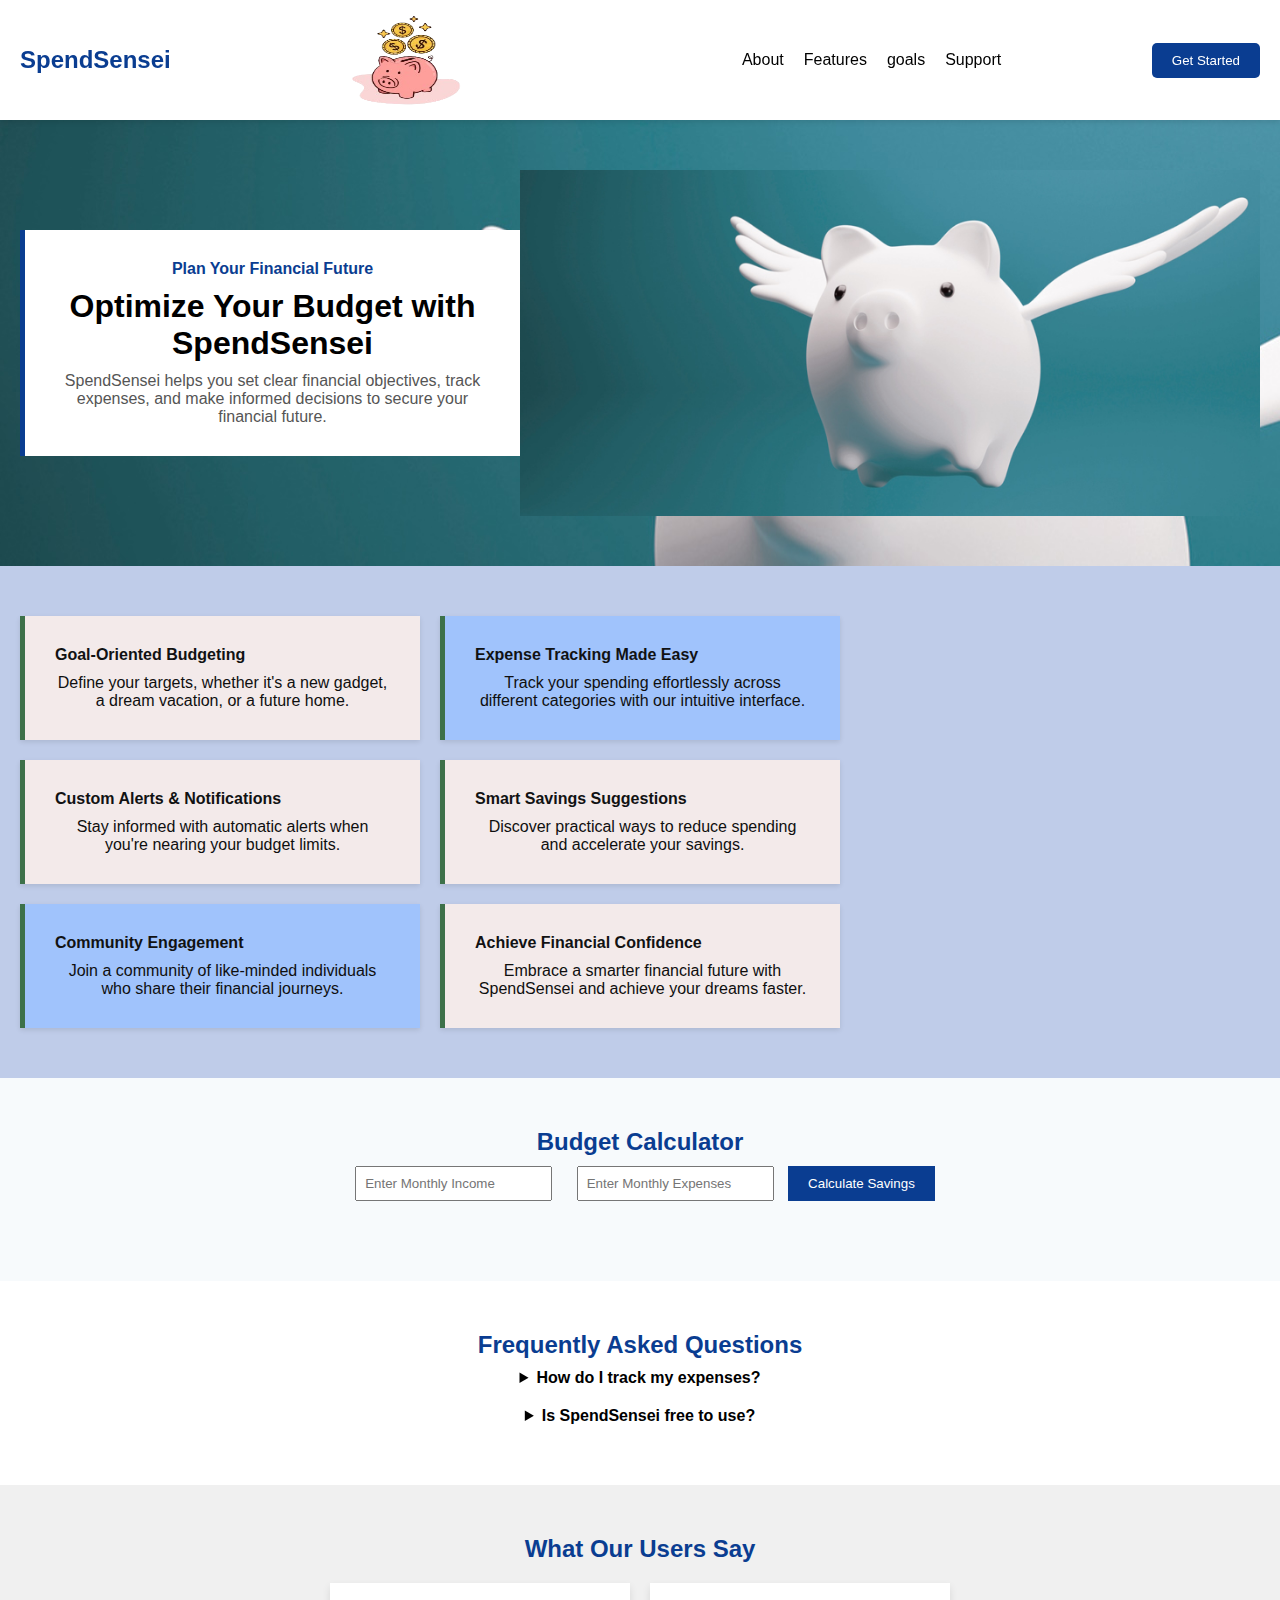
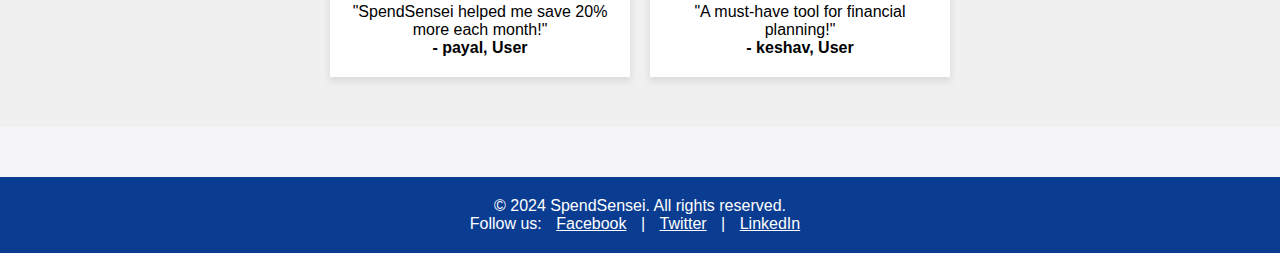
<file: index.html>
<!DOCTYPE html>
<html lang="en">
<head>
    <meta charset="UTF-8">
    <meta name="viewport" content="width=device-width, initial-scale=1.0">
    <title>SpendSensei</title>
    <link rel="stylesheet" href="styles.css">
    <style>
        * {
            margin: 0;
            padding: 0;
            box-sizing: border-box;
        }

        body {
            font-family: Arial, sans-serif;
        }

        .top-bar {
            background-color: #0A3D91;
            color: white;
            display: flex;
            justify-content: space-between;
            padding: 10px 20px;
            align-items: center;
        }

        

        .navbar {
            display: flex;
            justify-content: space-between;
            align-items: center;
            background-color: white;
            padding: 15px 20px;
            box-shadow: 0 2px 5px rgba(0, 0, 0, 0.1);
            position: sticky;
            top: 0;
            z-index: 1000;
            
        }

        .logo {
            font-size: 24px;
            font-weight: bold;
            color: #0A3D91;
        }

        .nav-links a:hover{
            color:#a0c3fc
        }
        .nav-links {
            list-style: none;
            display: flex;
            gap: 20px;
            position: relative;
        }

        .nav-links li {
            position: relative;
        }

        .nav-links li a {
            text-decoration: none;
            color: black;
            font-size: 16px;
        }
        

        .dropdown {
            display: none;
            position: absolute;
            top: 100%;
            left: 0;
            background-color: white;
            box-shadow: 0 2px 5px rgba(0, 0, 0, 0.1);
            list-style: none;
            padding: 10px 0;
            min-width: 150px;
        }

        .dropdown li {
            padding: 8px 15px;
        }

        .dropdown li a {
            text-decoration: none;
            color: black;
            display: block;
        }

        .nav-links li:hover .dropdown {
            display: block;
        }

        .btn {
            background-color: #0A3D91;
            color: white;
            padding: 10px 20px;
            border: none;
            cursor: pointer;
            border-radius: 5px;
        }

        .hero {
            display: flex;
            align-items: center;
            justify-content: center;
            height: 400px;
            background: linear-gradient(to right, #E0EFFA, #F7FAFD);
            padding: 20px;
        }

        .hero-text {
            max-width: 600px;
            text-align: left;
        }

        .hero-text h4 {
            color: #0A3D91;
        }

        .hero-text h1 {
            font-size: 36px;
            font-weight: bold;
            margin-top: 10px;
        }

        .info-section {
            display: flex;
            align-items: center;
            padding: 50px 20px;
            background-image:url(image.jpg);

        }

        .info-box {
            background-color: white;
            padding: 30px;
            border-left: 5px solid #0A3D91;
            max-width: 500px;
        }

        .info-box h4 {
            color: #0A3D91;
        }

        .info-box h1 {
            font-size: 32px;
            font-weight: bold;
            margin-top: 10px;
        }

        .info-box p {
            margin-top: 10px;
            font-size: 16px;
            color: #555;
        }

        .info-image {
            flex: 1;
            display: flex;
            justify-content: center;
            align-items: center;
        }

        .info-image img {
            max-width: 100%;
            height: auto;
        }
        .features-section {
            display: grid;
            grid-template-columns: repeat(auto-fit, minmax(300px, 1fr));
            gap: 20px;
            padding: 50px 20px;
            background-color: #bfcce9;
        }


        .feature-card {
            color: #0e0d0d;
            background-color: rgb(243, 234, 234);
            padding: 30px;
            border-left: 5px solid hsl(135, 30%, 34%);
            box-shadow: 0 2px 5px rgba(0, 0, 0, 0.1);
            display: flex;
            flex-direction: column;
            align-items: flex-start;
        }

        .feature-card h4 {
            color: #111213;
            margin-bottom: 10px;
        }

        .feature-card p {
            font-size: 16px;
            color: #0f0f0f;}
            
    </style>
</head>
<body>
    
    
    <nav class="navbar">
        <div class="logo">SpendSensei
        </div>
        <img src="logo1.png" alt="Spend Sensei Logo" style="height: 90px; width:170px; margin-right: 100px;">

        <ul class="nav-links">
            <li><a href="#">About</a></li>
            <li>
                <a href="#">Features</a>
                <ul class="dropdown">
                    <li><a href="Expensetracker.html">Expense</a></li>
                    <li><a href="EXPENCEDISTRIBUTION.HTML">money spend</a></li>
                </ul>
            </li>
            <li>
                <a href="goal-setter.html">goals</a>
                <ul class="dropdown">
                    <li><a href="goal-setter.html">set-goals</a></li>
                    
                </ul>
            </li>
            
            
            <li>
                <a href="#">Support</a>
                <ul class="dropdown">
                    
                    <li><a href="contact.html">Contact</a></li>
                    <li><a href="help.html">Help Center</a></li>
                </ul>
            </li>
        </ul>
       <a href="login.html"> <button class="btn">Get Started</button></a>
    </nav>

    <section class="info-section">
        <div class="info-box">
            <h4>Plan Your Financial Future</h4>
            <h1>Optimize Your Budget with SpendSensei</h1>
            <p>SpendSensei helps you set clear financial objectives, track expenses, and make informed decisions to secure your financial future.</p>
        </div>
        <div class="info-image">
            <img src="image.jpg" alt="Financial Growth">
        </div>
    </section>
    <section class="features-section">
        <div class="feature-card">
            <h4>Goal-Oriented Budgeting</h4>
            <p>Define your targets, whether it's a new gadget, a dream vacation, or a future home.</p>
        </div>
        <div class="feature-card" style="background-color:#a0c3fc; color:white;">
            <h4>Expense Tracking Made Easy</h4>
            <p>Track your spending effortlessly across different categories with our intuitive interface.</p>
        </div><br>
        <div class="feature-card">
            <h4>Custom Alerts & Notifications</h4>
            <p>Stay informed with automatic alerts when you're nearing your budget limits.</p>
        </div>
        <div class="feature-card">
            <h4>Smart Savings Suggestions</h4>
            <p>Discover practical ways to reduce spending and accelerate your savings.</p>
        </div><br>
        <div class="feature-card" style="background-color:#a0c3fc; color:white;">
            <h4>Community Engagement</h4>
            <p>Join a community of like-minded individuals who share their financial journeys.</p>
        </div>
        <div class="feature-card">
            <h4>Achieve Financial Confidence</h4>
            <p>Embrace a smarter financial future with SpendSensei and achieve your dreams faster.</p>
        </div>
    </section>
   
    
    
    <section style="padding: 50px 20px; text-align: center; background-color: #f7fafc;">
        <h2 style="color: #0A3D91;">Budget Calculator</h2>
        <input type="number" id="income" placeholder="Enter Monthly Income" style="margin: 10px; padding: 8px;">
        <input type="number" id="expenses" placeholder="Enter Monthly Expenses" style="margin: 10px; padding: 8px;">
        <button onclick="calculateSavings()" style="background-color: #0A3D91; color: white; padding: 10px 20px; border: none; cursor: pointer;">
            Calculate Savings
        </button>
        <p id="savingsResult" style="margin-top: 20px; font-weight: bold;"></p>
        
    <p id="warningMessage" style="color: red; font-weight: bold; display: none;"></p>
    </section>
    <section style="padding: 50px 20px; background-color: white;">
        <h2 style="color: #0A3D91; text-align: center;">Frequently Asked Questions</h2>
        <details>
            <summary style="font-weight: bold; cursor: pointer; padding: 10px; ">How do I track my expenses?</summary>
            <p style="padding: 10px;">You can use the "Expense Tracker" tool from the Features menu.</p>
        </details>
        <details>
            <summary style="font-weight: bold; cursor: pointer; padding: 10px;">Is SpendSensei free to use?</summary>
            <p style="padding: 10px;">Yes, our basic features are free, but we also offer premium services.</p>
        </details>
    </section>
    
    <script>
        function calculateSavings() {
            let income = parseFloat(document.getElementById('income').value);
            let expenses = parseFloat(document.getElementById('expenses').value);
            let savings = income - expenses;
            let warningMessage = document.getElementById('warningMessage');
            
            document.getElementById('savingsResult').innerText = 'Your Monthly Savings: ₹' + savings;
            warningMessage.style.display = 'none';
            
            let minSavings = 0;
            if (income > 60000) {
                minSavings = 0.10 * income;
            } else if (income > 35000) {
                minSavings = 0.05 * income;
            } else if (income <= 15000) {
                minSavings = 0.02 * income;
            }
            
            if (savings < minSavings) {
                warningMessage.innerText = 'Your savings this month is too low! It should be at least ₹' + minSavings.toFixed(2);
                warningMessage.style.display = 'block';
            }
        }
    </script>
    <section style="padding: 50px 20px; background-color: #f0f0f0; text-align: center;">
        <h2 style="color: #0A3D91;">What Our Users Say</h2>
        <div style="display: flex; justify-content: center; gap: 20px; margin-top: 20px;">
            <div style="background: white; padding: 20px; max-width: 300px; box-shadow: 0px 4px 8px rgba(0, 0, 0, 0.1);">
                <p>"SpendSensei helped me save 20% more each month!"</p>
                <h4>- payal, User</h4>
            </div>
            <div style="background: white; padding: 20px; max-width: 300px; box-shadow: 0px 4px 8px rgba(0, 0, 0, 0.1);">
                <p>"A must-have tool for financial planning!"</p>
                <h4>- keshav, User</h4>
            </div>
        </div>
    </section>
    
    
    <footer style="background-color: #0A3D91; color: white; text-align: center; padding: 20px; margin-top: 50px;">
        <p>&copy; 2024 SpendSensei. All rights reserved.</p>
        <p>Follow us: 
            <a href="#" style="color: white; margin: 0 10px;">Facebook</a> | 
            <a href="#" style="color: white; margin: 0 10px;">Twitter</a> | 
            <a href="#" style="color: white; margin: 0 10px;">LinkedIn</a>
        </p>
    </footer>
    
</body>
<script>
    document.querySelector('.nav-links li a[href="#"]').addEventListener('click', function(event) {
        event.preventDefault();
        window.scrollTo({
            top: document.body.scrollHeight,
            behavior: 'smooth'
        });
    });
</script>
</html>
</file>
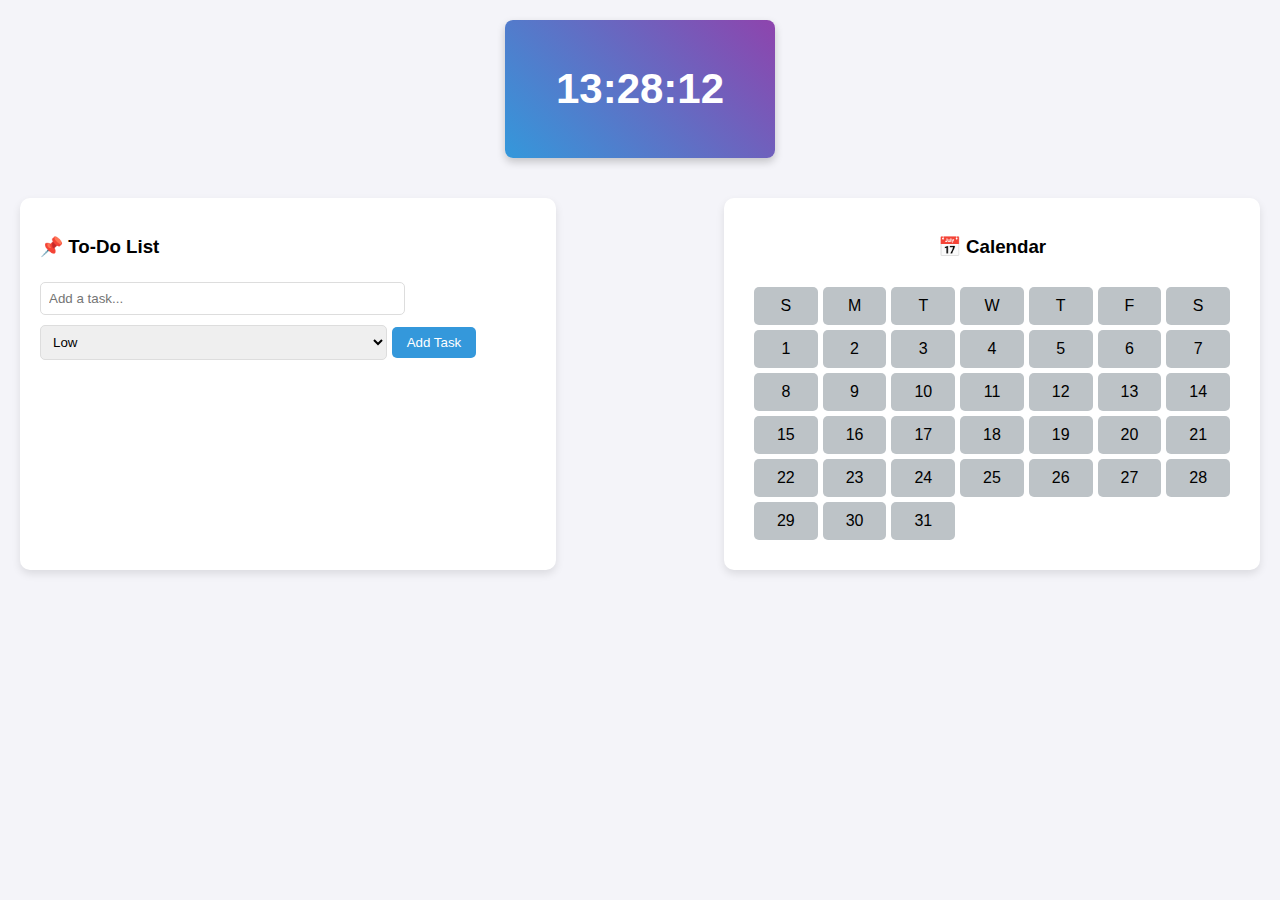
<file: calender.html>
<!DOCTYPE html>
<html lang="en">
<head>
    <meta charset="UTF-8">
    <meta name="viewport" content="width=device-width, initial-scale=1.0">
    <title>Daily Management Dashboard</title>
    <link rel="stylesheet" href="styles.css">
</head>
<body>

    <!-- Clock Section -->
    <div class="clock-container">
        <h2 id="clock"></h2>
    </div>

    <div class="main-container">
        <!-- To-Do List Section -->
        <div class="todo-container">
            <h3>📌 To-Do List</h3>
            <input type="text" id="taskInput" placeholder="Add a task..." />
            <select id="priority">
                <option value="low">Low</option>
                <option value="medium">Medium</option>
                <option value="high">High</option>
            </select>
            <button onclick="addTask()">Add Task</button>
            <ul id="taskList"></ul>
        </div>

        <!-- Calendar Section -->
        <div class="calendar-container">
            <h3>📅 Calendar</h3>
            <div id="calendar"></div>
        </div>
    </div>

    <script src="script2.js"></script>
</body>
</html>
</file>
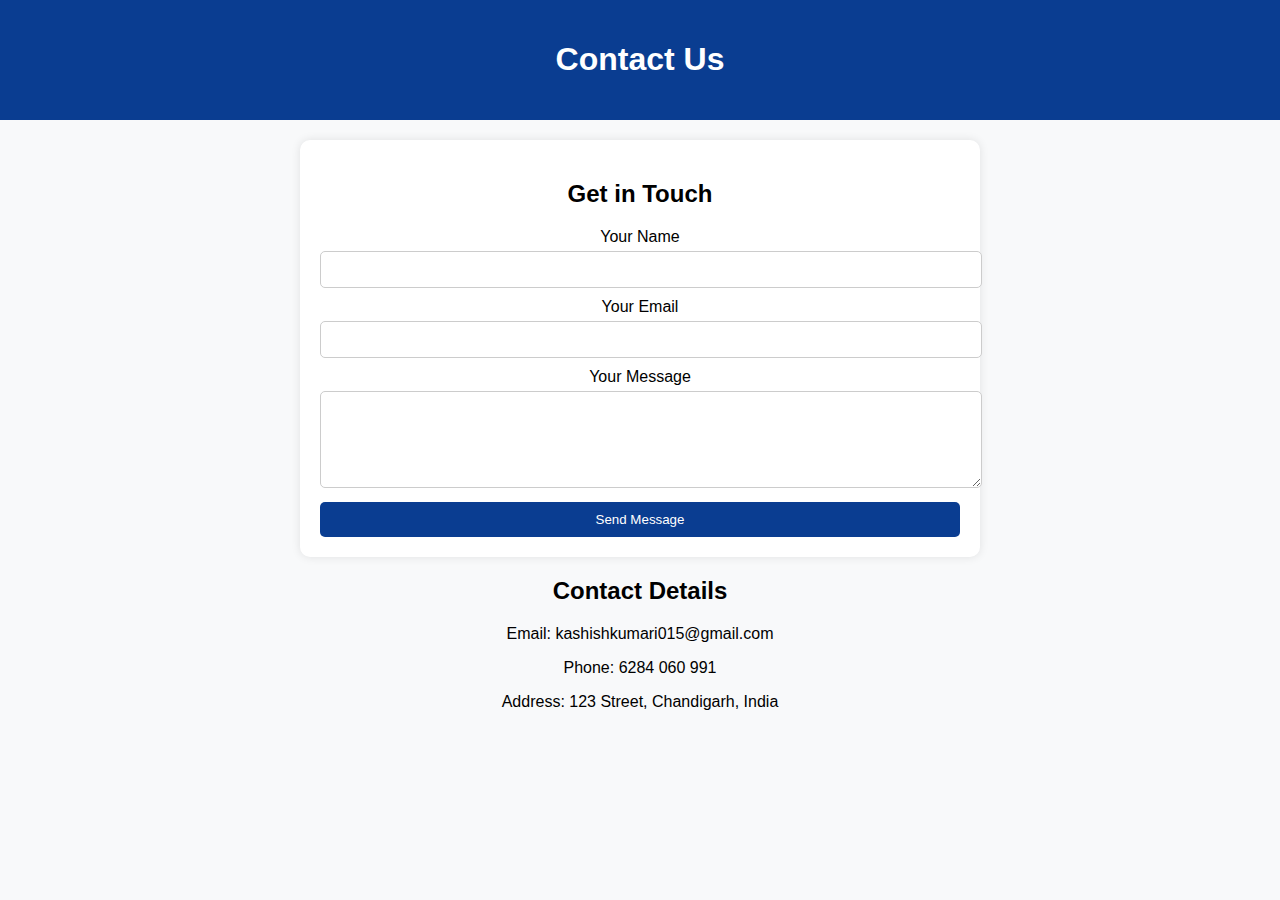
<file: contact.html>
<!DOCTYPE html>
<html lang="en">
<head>
    <meta charset="UTF-8">
    <meta name="viewport" content="width=device-width, initial-scale=1.0">
    <title>Contact Us</title>
    <link rel="stylesheet" href="styles.css">
    <style>
        body {
            font-family: Arial, sans-serif;
            margin: 0;
            padding: 0;
            background-color: #f8f9fa;
        }

        .header {
            background-color: #0A3D91;
            color: white;
            text-align: center;
            padding: 20px;
        }

        .contact-container {
            width: 50%;
            margin: 20px auto;
            background: white;
            padding: 20px;
            border-radius: 10px;
            box-shadow: 0px 0px 10px rgba(0, 0, 0, 0.1);
        }

        .contact-container h2 {
            text-align: center;
        }

        .contact-form label {
            display: block;
            margin-top: 10px;
        }

        .contact-form input, .contact-form textarea {
            width: 100%;
            padding: 10px;
            margin-top: 5px;
            border: 1px solid #ccc;
            border-radius: 5px;
        }

        .contact-form button {
            width: 100%;
            padding: 10px;
            margin-top: 10px;
            background-color: #0A3D91;
            color: white;
            border: none;
            border-radius: 5px;
            cursor: pointer;
        }

        .contact-info {
            text-align: center;
            margin-top: 20px;
        }
    </style>
    <script>
        function showMessage() {
            alert("Thank you for your feedback");
        }
    </script>
</head>
<body>
    <div class="header">
        <h1>Contact Us</h1>
    </div>

    <div class="contact-container">
        <h2>Get in Touch</h2>
        <form class="contact-form">
            <label for="name">Your Name</label>
            <input type="text" id="name" name="name" required>

            <label for="email">Your Email</label>
            <input type="email" id="email" name="email" required>

            <label for="message">Your Message</label>
            <textarea id="message" name="message" rows="5" required></textarea>

            <button type="button" onclick="showMessage()">Send Message</button>
        </form>
    </div>

    <div class="contact-info">
        <h2>Contact Details</h2>
        <p>Email: kashishkumari015@gmail.com</p>
        <p>Phone: 6284 060 991</p>
        <p>Address: 123 Street, Chandigarh, India</p>
    </div>
</body>
</html>
</file>
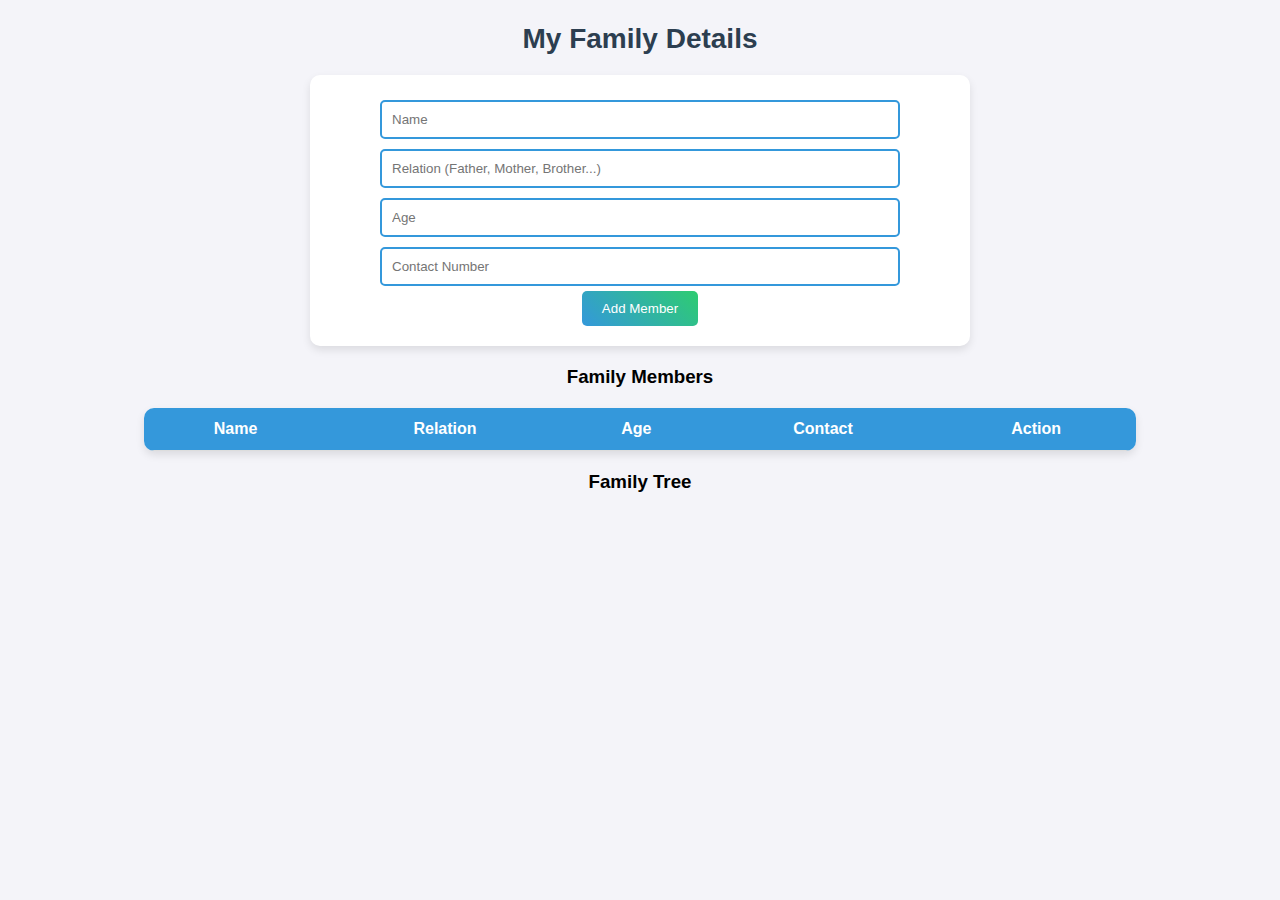
<file: family.html>
<!DOCTYPE html>
<html lang="en">
<head>
    <meta charset="UTF-8">
    <meta name="viewport" content="width=device-width, initial-scale=1.0">
    <title>My Family Details</title>
    <link rel="stylesheet" href="family.css">
</head>
<body>
    <h2>My Family Details</h2>

    <div class="family-form">
        <input type="text" id="name" placeholder="Name" required>
        <input type="text" id="relation" placeholder="Relation (Father, Mother, Brother...)" required>
        <input type="number" id="age" placeholder="Age" required>
        <input type="text" id="contact" placeholder="Contact Number">
        <button onclick="addFamilyMember()">Add Member</button>
    </div>

    <h3>Family Members</h3>
    <table>
        <thead>
            <tr>
                <th>Name</th>
                <th>Relation</th>
                <th>Age</th>
                <th>Contact</th>
                <th>Action</th>
            </tr>
        </thead>
        <tbody id="family-list">
        </tbody>
    </table>

    <h3>Family Tree</h3>
    <div id="family-tree"></div>

    <script src="family.js"></script>
</body>
</html>
</file>
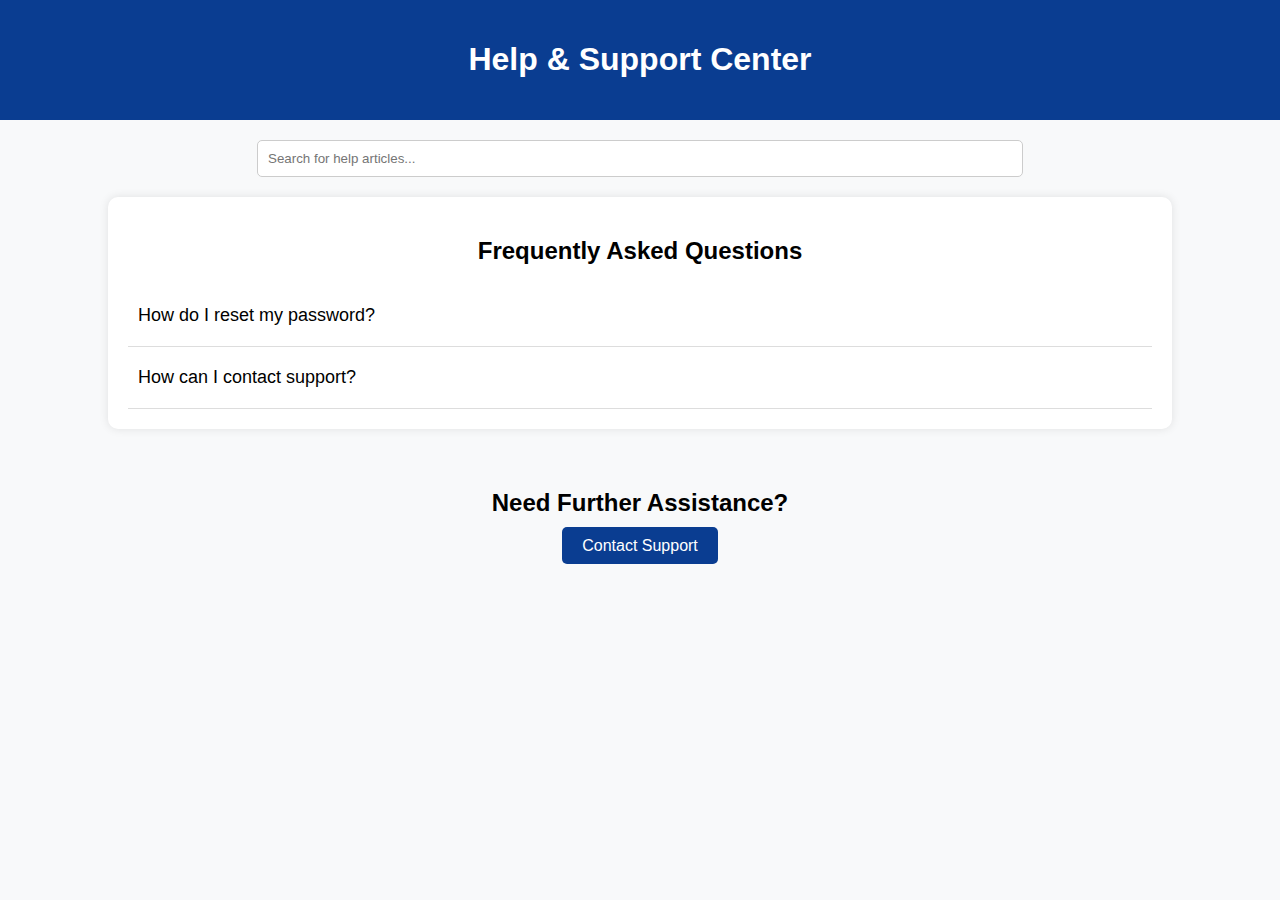
<file: help.html>
<!DOCTYPE html>
<html lang="en">
<head>
    <meta charset="UTF-8">
    <meta name="viewport" content="width=device-width, initial-scale=1.0">
    <title>Help & Support Center</title>
    <link rel="stylesheet" href="styles.css">
    <style>
        body {
            font-family: Arial, sans-serif;
            margin: 0;
            padding: 0;
            background-color: #f8f9fa;
        }

        .header {
            background-color: #0A3D91;
            color: white;
            text-align: center;
            padding: 20px;
        }

        .search-container {
            text-align: center;
            margin: 20px;
        }

        .search-container input {
            width: 60%;
            padding: 10px;
            border: 1px solid #ccc;
            border-radius: 5px;
        }

        .faq {
            width: 80%;
            margin: auto;
            background: white;
            padding: 20px;
            border-radius: 10px;
            box-shadow: 0px 0px 10px rgba(0, 0, 0, 0.1);
        }

        .faq h2 {
            text-align: center;
        }

        .faq-item {
            border-bottom: 1px solid #ddd;
            padding: 10px 0;
        }

        .faq-item button {
            width: 100%;
            padding: 10px;
            border: none;
            background: none;
            text-align: left;
            font-size: 18px;
            cursor: pointer;
        }

        .faq-answer {
            display: none;
            padding: 10px;
            background: #f1f1f1;
            border-radius: 5px;
        }

        .contact {
            text-align: center;
            padding: 20px;
            margin-top: 20px;
        }

        .contact a {
            text-decoration: none;
            background-color: #0A3D91;
            color: white;
            padding: 10px 20px;
            border-radius: 5px;
        }
    </style>
</head>
<body>
    <div class="header">
        <h1>Help & Support Center</h1>
    </div>

    <div class="search-container">
        <input type="text" placeholder="Search for help articles...">
    </div>

    <div class="faq">
        <h2>Frequently Asked Questions</h2>
        <div class="faq-item">
            <button onclick="toggleAnswer(1)">How do I reset my password?</button>
            <div class="faq-answer" id="answer1">Go to settings and click on 'Reset Password'. Follow the instructions sent to your email.</div>
        </div>
        <div class="faq-item">
            <button onclick="toggleAnswer(2)">How can I contact support?</button>
            <div class="faq-answer" id="answer2">You can contact support via email at support@example.com or call us at +1-800-123-4567.</div>
        </div>
    </div>

    <div class="contact">
        <h2>Need Further Assistance?</h2>
        <a href="contact.html">Contact Support</a>
    </div>

    <script>
        function toggleAnswer(id) {
            var answer = document.getElementById("answer" + id);
            if (answer.style.display === "none" || answer.style.display === "") {
                answer.style.display = "block";
            } else {
                answer.style.display = "none";
            }
        }
    </script>
</body>
</html>
</file>
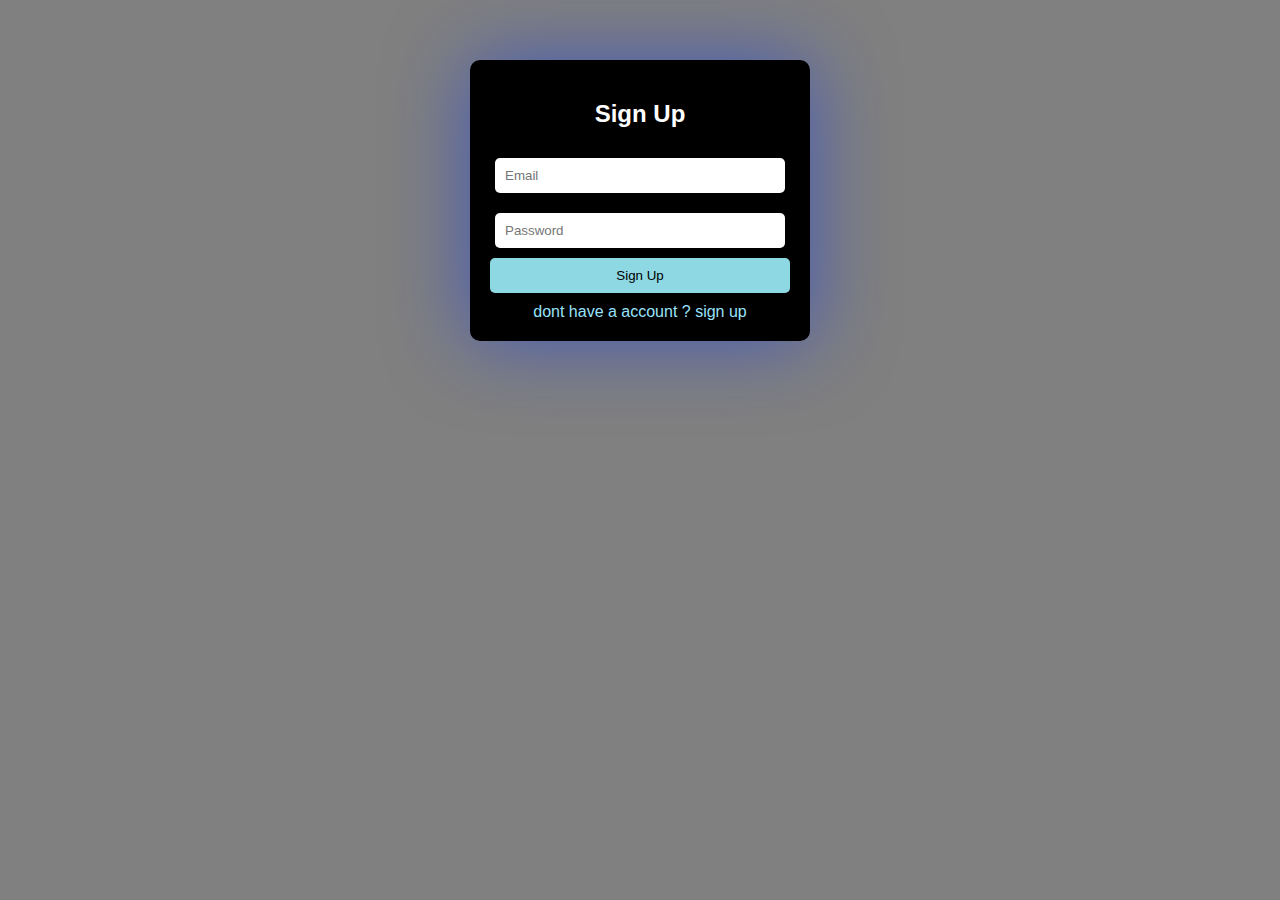
<file: login.html>
<!DOCTYPE html>
<html lang="en">
<head>
    <meta charset="UTF-8">
    <meta name="viewport" content="width=device-width, initial-scale=1.0">
    <title>SpendSensei</title>
    <style>
      
        /* Global Styles */
        body {
            font-family: Arial, sans-serif;
            background-color: grey;
            color: rgb(250, 250, 250);
            margin: 0;
            padding: 0;
        }
        /* Navbar */
        .navbar {
            display: flex;
            justify-content: space-between;
            padding: 20px;
            background: #ffffff;
        }
        .navbar a {
            color: rgb(255, 255, 255);
            text-decoration: none;
            margin: 0 15px;
            font-weight: bold;
        }
        .search-box {
            padding: 8px;
            border: none;
            border-radius: 5px;
        }
        .search-btn {
            padding: 8px 15px;
            background: rgb(255, 254, 254);
            border: none;
            cursor: pointer;
        }
        /* Main Content */
        .container {
            text-align: center;
            padding: 50px;
        }
        .container h1 {
            font-size: 36px;
        }
        .highlight {
            color: rgb(198, 15, 143);
        }
        .join-btn {
            padding: 10px 20px;
            background: rgb(166, 25, 138);
            color: black;
            border: none;
            cursor: pointer;
            font-size: 16px;
            margin-top: 20px;
            border-radius: 5px;
        }
        /* Login / Signup Box */
        .auth-box {
            width: 300px;
            background: black;
            padding: 20px;
            border-radius: 10px;
            text-align: center;
            margin: auto;
            box-shadow: 0 0 80px rgba(7, 49, 236, 0.5);
            margin-top:60px;
        }
        .auth-box h2 {
            color: rgb(255, 255, 255);
        }
        .auth-box input {
            width: 90%;
            padding: 10px;
            margin: 10px 0;
            border: none;
            border-radius: 5px;
        }
        .auth-btn {
            width: 100%;
            padding: 10px;
            background: rgb(141, 216, 226);
            color: rgb(0, 0, 0);
            border: none;
            cursor: pointer;
            border-radius: 5px;
        }
        .auth-btn:hover {
            background: rgb(126, 214, 234);
        }
        .switch-link {
            color: rgb(153, 227, 252);
            text-decoration: none;
            display: block;
            margin-top: 10px;
        }
        .social-login {
            margin-top: 10px;
        }
        .social-login img {
            width: 30px;
            margin: 5px;
        }
    </style>
</head>
<body>
  
    <!-- Login / Signup Box -->
    <div class="auth-box">
        <h2>Sign Up</h2>
        <form>
            
            <input type="email" placeholder="Email" required>
            <input type="password" placeholder="Password" required>
            <button type="submit" class="auth-btn">Sign Up</button>
        </form>
        <a href="singup.html" class="switch-link">dont have a account ? sign up</a>
        
    </div>

</body>
</html>
</file>
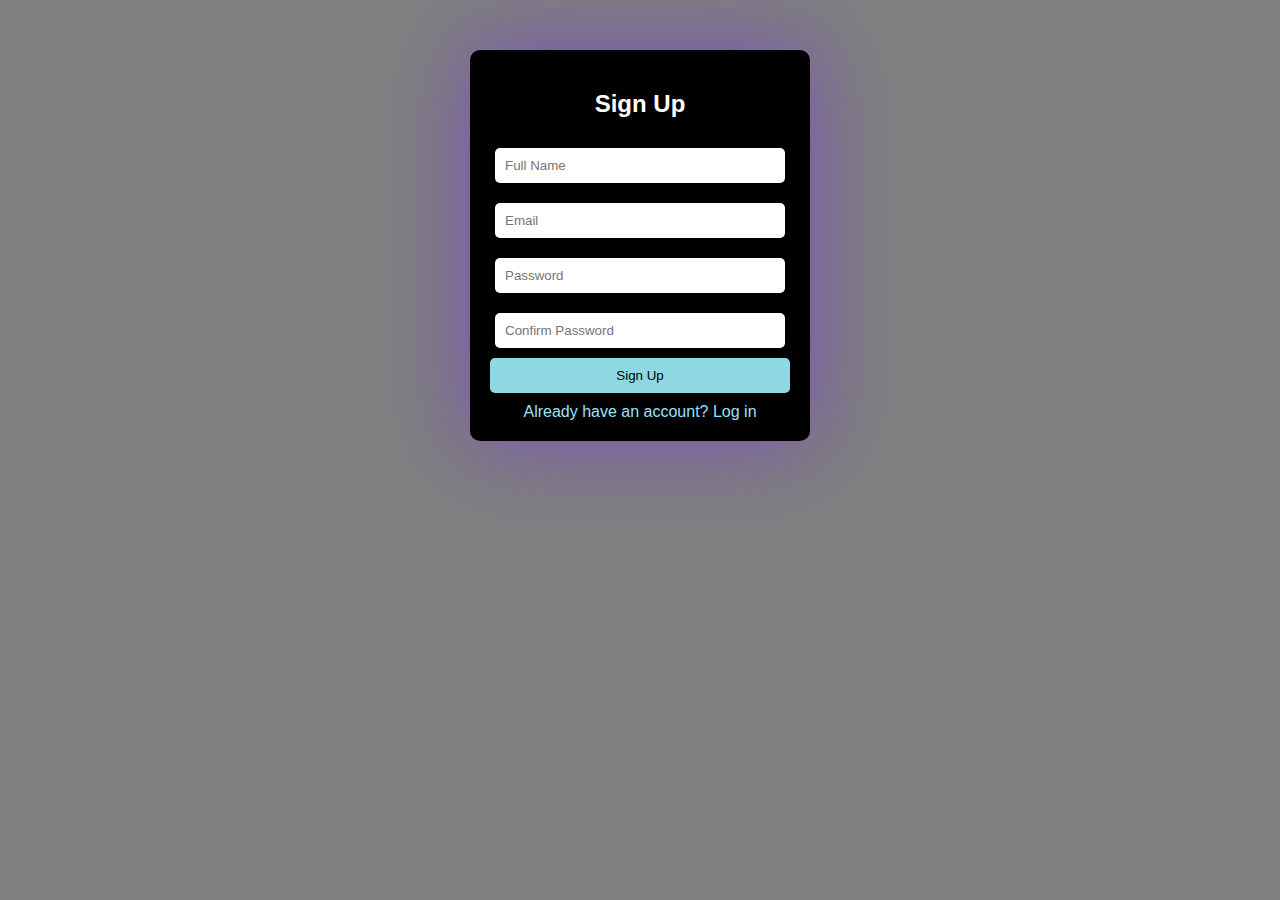
<file: singup.html>
<!DOCTYPE html>
<html lang="en">
<head>
    <meta charset="UTF-8">
    <meta name="viewport" content="width=device-width, initial-scale=1.0">
    <title>SpendSensei</title>
    <style>
        
        /* Global Styles */
        body {
            font-family: Arial, sans-serif;
            background-color:grey;
            color: rgb(250, 250, 250);
            margin: 0;
            padding: 0;
        }
        /* Navbar */
        .navbar {
            display: flex;
            justify-content: space-between;
            padding: 20px;
            background: #ffffff;
        }
        .navbar a {
            color: rgb(255, 255, 255);
            text-decoration: none;
            margin: 0 15px;
            font-weight: bold;
        }
        .search-box {
            padding: 8px;
            border: none;
            border-radius: 5px;
        }
        .search-btn {
            padding: 8px 15px;
            background: rgb(255, 254, 254);
            border: none;
            cursor: pointer;
        }
        /* Main Content */
        .container {
            text-align: center;
            padding: 50px;
        }
        .container h1 {
            font-size: 36px;
        }
        .highlight {
            color: rgb(198, 15, 143);
        }
        .join-btn {
            padding: 10px 20px;
            background: rgb(166, 25, 138);
            color: black;
            border: none;
            cursor: pointer;
            font-size: 16px;
            margin-top: 20px;
            border-radius: 5px;
        }
        /* Login / Signup Box */
        .auth-box {
            width: 300px;
            background: black;
            padding: 20px;
            border-radius: 10px;
            text-align: center;
            margin: auto;
            box-shadow: 0 0 90px rgba(110, 32, 236, 0.5);
            align-items: center;
            margin-top: 50px;
        }
        .auth-box h2 {
            color: rgb(255, 255, 255);
        }
        .auth-box input {
            width: 90%;
            padding: 10px;
            margin: 10px 0;
            border: none;
            border-radius: 5px;
        }
        .auth-btn {
            width: 100%;
            padding: 10px;
            background: rgb(141, 216, 226);
            color: rgb(0, 0, 0);
            border: none;
            cursor: pointer;
            border-radius: 5px;
        }
        .auth-btn:hover {
            background: rgb(126, 214, 234);
        }
        .switch-link {
            color: rgb(153, 227, 252);
            text-decoration: none;
            display: block;
            margin-top: 10px;
        }
        .social-login {
            margin-top: 10px;
        }
        .social-login img {
            width: 30px;
            margin: 5px;
        }
    </style>
</head>
<body>

  
    <!-- Login / Signup Box -->
    <div class="auth-box">
        <h2>Sign Up</h2>
        <form>
            <input type="text" placeholder="Full Name" required>
            <input type="email" placeholder="Email" required>
            <input type="password" placeholder="Password" required>
            <input type="password" placeholder="Confirm Password" required>
            <button type="submit" class="auth-btn">Sign Up</button>
        </form>
        <a href="login.html" class="switch-link">Already have an account? Log in</a>
       
    </div>

</body>
</html>
</file>
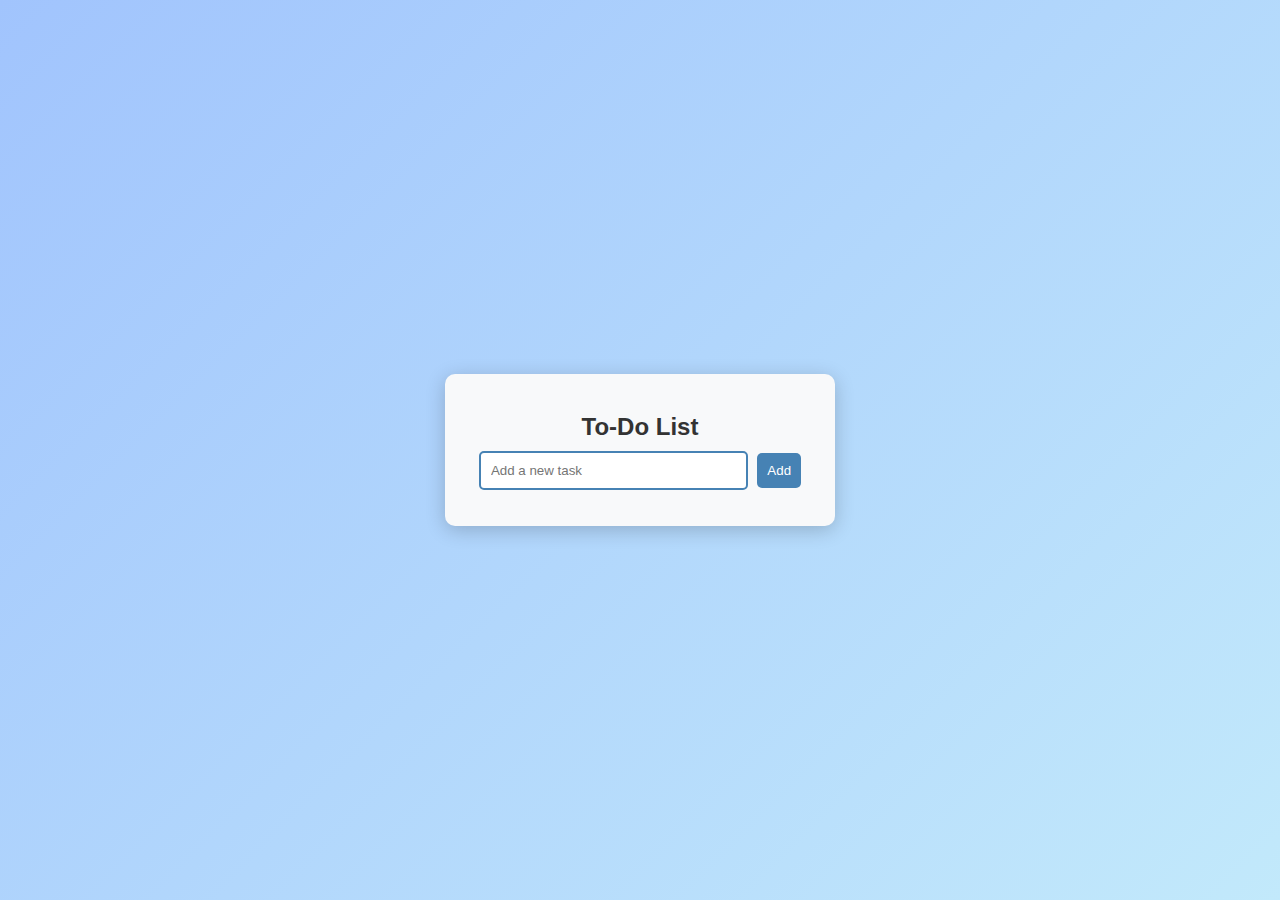
<file: to-do.html>
<!DOCTYPE html>
<html lang="en">
<head>
    <meta charset="UTF-8">
    <meta name="viewport" content="width=device-width, initial-scale=1.0">
    <title>To-Do List</title>
    <style>
        body {
            font-family: 'Poppins', sans-serif;
            background: linear-gradient(135deg, #A1C4FD, #C2E9FB);
            display: flex;
            justify-content: center;
            align-items: center;
            height: 100vh;
            margin: 0;
        }
        .container {
            background: #F8F9FA;
            padding: 20px;
            border-radius: 10px;
            box-shadow: 0px 4px 20px rgba(0, 0, 0, 0.2);
            width: 350px;
            text-align: center;
        }
        h2 {
            margin-bottom: 10px;
            color: #333;
        }
        input {
            width: 70%;
            padding: 10px;
            margin-right: 5px;
            border: 2px solid #4682B4;
            border-radius: 5px;
            outline: none;
        }
        button {
            padding: 10px;
            border: none;
            background: #4682B4;
            color: white;
            border-radius: 5px;
            cursor: pointer;
            transition: 0.3s;
        }
        button:hover {
            background: #5F9EA0;
        }
        ul {
            list-style: none;
            padding: 0;
            margin-top: 10px;
        }
        li {
            display: flex;
            justify-content: space-between;
            align-items: center;
            padding: 10px;
            margin: 5px 0;
            background: #DCEEF2;
            color: #333;
            border-radius: 5px;
            position: relative;
            transition: background 0.3s;
        }
        li:hover {
            background: #B0D4E3;
        }
        .menu {
            display: none;
            position: absolute;
            right: 10px;
            background: white;
            border-radius: 5px;
            box-shadow: 0px 4px 10px rgba(0, 0, 0, 0.2);
            list-style: none;
            padding: 5px 0;
            z-index: 10;
        }
        .menu li {
            background: none;
            color: #333;
            padding: 5px 10px;
            cursor: pointer;
        }
        .menu li:hover {
            background: #ddd;
        }
        .dots {
            cursor: pointer;
            padding: 5px;
            font-size: 18px;
        }
        @keyframes fadeOut {
            to {
                opacity: 0;
                transform: translateY(-10px);
            }
        }
    </style>
</head>
<body>
    <div class="container">
        <h2>To-Do List</h2>
        <input type="text" id="taskInput" placeholder="Add a new task">
        <button onclick="addTask()">Add</button>
        <ul id="taskList"></ul>
    </div>

    <script>
        function addTask() {
            let input = document.getElementById("taskInput");
            let task = input.value.trim();
            if (task === "") return;

            let li = document.createElement("li");
            li.innerHTML = `
                <span class="task-text">${task}</span>
                <span class="dots" onclick="toggleMenu(this)">⋮</span>
                <ul class="menu">
                    <li onclick="editTask(this)">Edit</li>
                    <li onclick="removeTask(this)">Delete</li>
                    <li onclick="markImportant(this)">Mark Important</li>
                </ul>
            `;
            document.getElementById("taskList").appendChild(li);
            input.value = "";
        }
        
        function removeTask(element) {
            let li = element.closest("li");
            li.style.animation = "fadeOut 0.5s forwards";
            setTimeout(() => li.remove(), 500);
        }
        
        function editTask(element) {
            let li = element.closest("li");
            let taskText = li.querySelector(".task-text");
            let newTask = prompt("Edit Task:", taskText.textContent);
            if (newTask) taskText.textContent = newTask;
        }
        
        function markImportant(element) {
            let li = element.closest("li");
            li.style.background = "#FFD700";
            li.style.color = "#333";
        }
        
        function toggleMenu(element) {
            let li = element.closest("li");
            let menu = li.querySelector(".menu");
            let allMenus = document.querySelectorAll(".menu");
            allMenus.forEach(m => {
                if (m !== menu) m.style.display = "none";
            });
            menu.style.display = menu.style.display === "block" ? "none" : "block";
        }
        
        document.addEventListener("click", function(event) {
            let menus = document.querySelectorAll(".menu");
            let dots = document.querySelectorAll(".dots");
            if (![...menus, ...dots].some(el => el.contains(event.target))) {
                menus.forEach(menu => menu.style.display = "none");
            }
        });
    </script>
</body>
</html>
</file>
<file: styles.css>
/* General Page Styling */
body {
    font-family: "Poppins", sans-serif;
    text-align: center;
    background-color: #f4f4f9;
    margin: 0;
    padding: 0;
}

/* Clock Styling */
.clock-container {
    background: linear-gradient(45deg, #3498db, #8e44ad);
    color: white;
    font-size: 28px;
    padding: 10px;
    border-radius: 8px;
    width: 250px;
    margin: 20px auto;
    box-shadow: 0px 4px 8px rgba(0, 0, 0, 0.2);
    animation: glow 1.5s infinite alternate;
}

@keyframes glow {
    from { box-shadow: 0px 0px 10px rgba(255, 255, 255, 0.5); }
    to { box-shadow: 0px 0px 20px rgba(255, 255, 255, 0.8); }
}

/* Main Layout */
.main-container {
    display: flex;
    justify-content: space-between;
    padding: 20px;
}

/* To-Do List Styling */
.todo-container {
    background: white;
    padding: 20px;
    border-radius: 10px;
    box-shadow: 0px 4px 8px rgba(0, 0, 0, 0.1);
    width: 40%;
    text-align: left;
}

.todo-container input, select {
    width: 70%;
    padding: 8px;
    margin: 5px 0;
    border-radius: 5px;
    border: 1px solid #ddd;
}

.todo-container button {
    padding: 8px 15px;
    border: none;
    background: #3498db;
    color: white;
    border-radius: 5px;
    cursor: pointer;
    transition: 0.3s;
}

.todo-container button:hover {
    background: #2c3e50;
}

/* Task List */
#taskList {
    list-style-type: none;
    padding: 0;
}

#taskList li {
    padding: 10px;
    margin: 5px;
    background: #ecf0f1;
    border-radius: 5px;
    cursor: pointer;
    transition: 0.3s;
}

#taskList li:hover {
    background: #d5dbdb;
}

/* Calendar Styling */
.calendar-container {
    background: white;
    padding: 20px;
    border-radius: 10px;
    box-shadow: 0px 4px 8px rgba(0, 0, 0, 0.1);
    width: 40%;
    text-align: center;
}

#calendar {
    display: grid;
    grid-template-columns: repeat(7, 1fr);
    gap: 5px;
    padding: 10px;
}

.calendar-day {
    padding: 10px;
    border-radius: 5px;
    background: #bdc3c7;
    transition: 0.3s;
}

.calendar-day:hover {
    background: #2c3e50;
    color: white;
}
</file>
<file: family.css>
/* General Styling */
body {
    font-family: "Poppins", sans-serif;
    text-align: center;
    margin: 20px;
    background-color: #f4f4f9;
}

/* Title Styling */
h2 {
    font-size: 28px;
    color: #2c3e50;
    margin-bottom: 15px;
}

/* Form Container */
.family-form {
    background: #ffffff;
    padding: 20px;
    border-radius: 10px;
    box-shadow: 0px 4px 8px rgba(0, 0, 0, 0.1);
    width: 50%;
    margin: 20px auto;
}

/* Input Fields */
.family-form input {
    width: 80%;
    margin: 5px;
    padding: 10px;
    border: 2px solid #3498db;
    border-radius: 5px;
    outline: none;
    transition: 0.3s;
}

.family-form input:focus {
    border-color: #2ecc71;
    box-shadow: 0px 0px 5px #2ecc71;
}

/* Button Styling */
button {
    padding: 10px 20px;
    background: linear-gradient(45deg, #3498db, #2ecc71);
    color: white;
    border: none;
    border-radius: 5px;
    cursor: pointer;
    transition: 0.3s;
}

button:hover {
    background: linear-gradient(45deg, #2ecc71, #3498db);
    transform: scale(1.05);
}

/* Table Styling */
table {
    width: 80%;
    margin: 20px auto;
    border-collapse: collapse;
    background: white;
    box-shadow: 0px 4px 8px rgba(0, 0, 0, 0.1);
    border-radius: 10px;
    overflow: hidden;
}

th, td {
    padding: 12px;
    border-bottom: 1px solid #ddd;
    text-align: center;
}

th {
    background: #3498db;
    color: white;
}

td {
    background: #ecf0f1;
}

/* Delete Button */
td button {
    background: #e74c3c;
    padding: 5px 10px;
    border-radius: 5px;
}

td button:hover {
    background: #c0392b;
}

/* New Family Tree Styling */
#family-tree {
    display: flex;
    flex-wrap: wrap;
    justify-content: center;
    gap: 15px;
    margin: 20px auto;
    width: 80%;
}

/* Family Member Cards */
.tree-node {
    background: white;
    padding: 15px;
    border-radius: 8px;
    box-shadow: 0px 4px 6px rgba(0, 0, 0, 0.1);
    text-align: center;
    width: 200px;
    transition: transform 0.3s ease-in-out;
}

.tree-node:hover {
    transform: scale(1.05);
}

.tree-node h4 {
    margin: 5px 0;
    color: #2c3e50;
}

.tree-node p {
    font-size: 14px;
    color: #7f8c8d;
}
</file>
